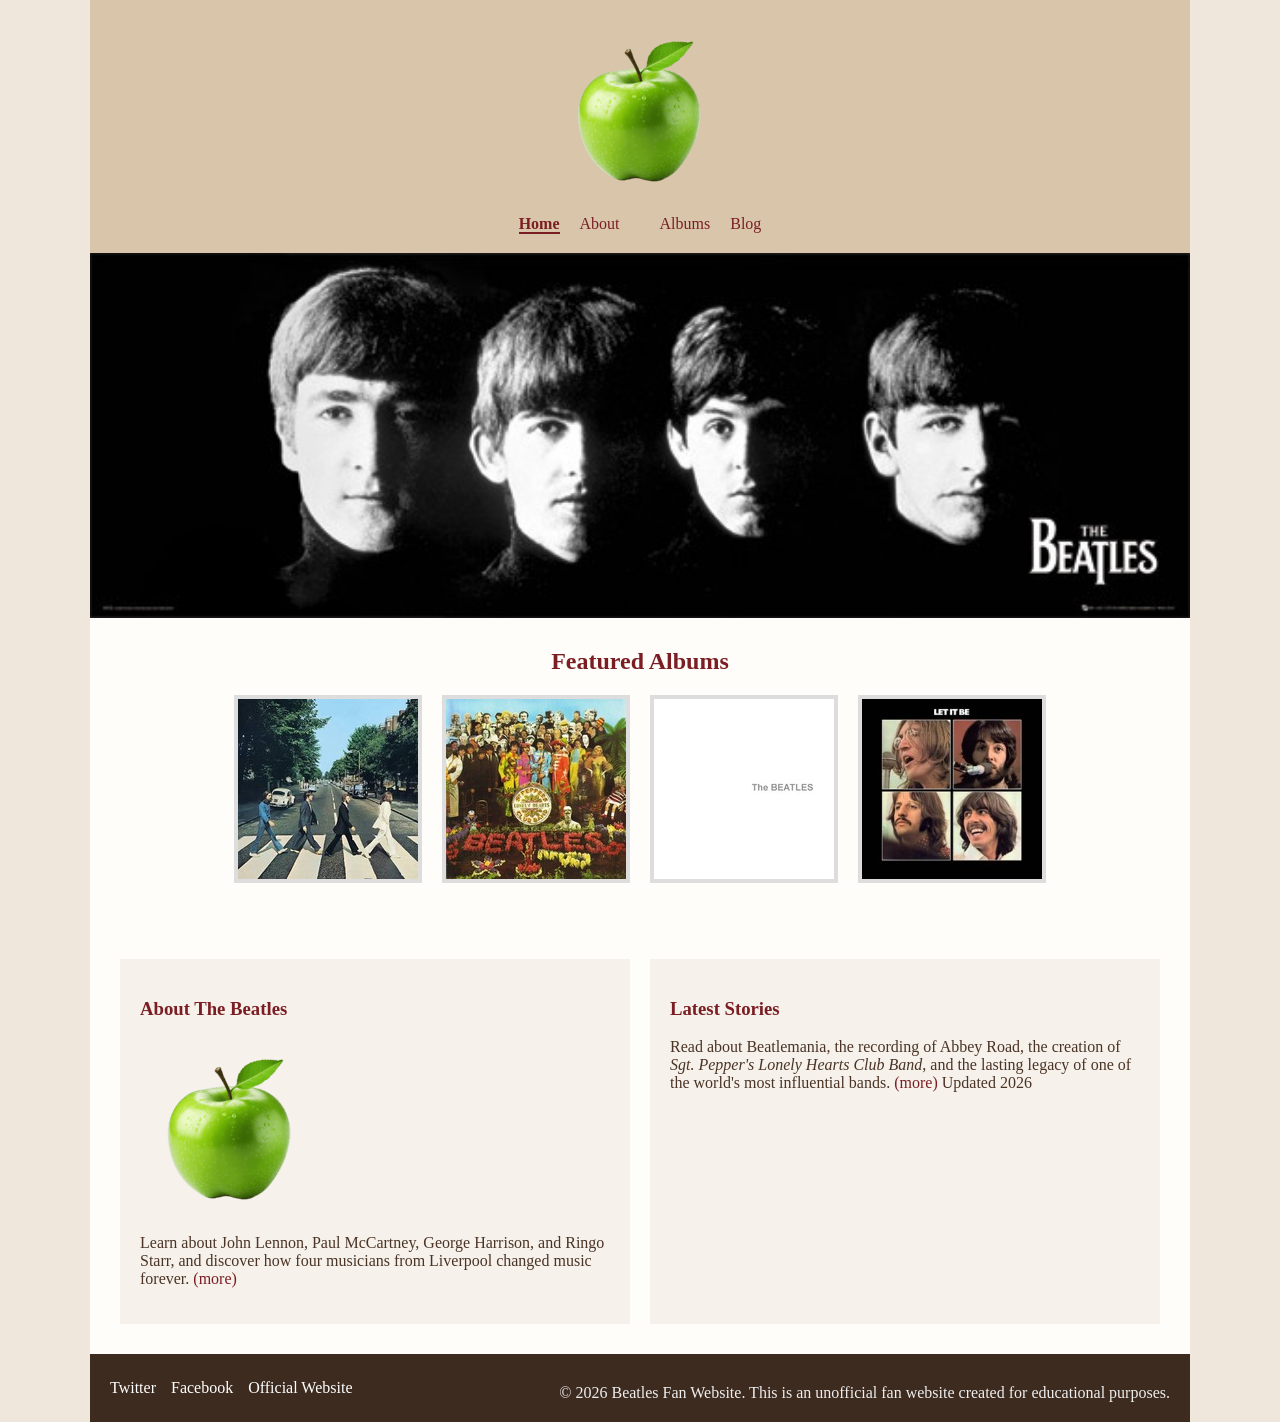
<file: index.html>
<!DOCTYPE HTML>
<html lang="en">
<head>
    <meta charset="UTF-8">
    <meta name="viewport" content="width=device-width, initial-scale=1.0">
    <title>The Beatles | Fan Website</title>

    <link rel="stylesheet" href="css/style.css" type="text/css">
</head>
<body>

<div id="page">

    <div id="header">

        <a href="index.html" class="logo">
            <img src="images/logo.png" alt="The Beatles Logo">
        </a>

        <div class="navigation">

            <ul class="primary">
                <li class="selected">
                    <a href="index.html">Home</a>
                </li>

                <li>
                    <a href="about.html">About</a>
                </li>
            </ul>

            <ul class="secondary">
                <li>
                    <a href="Albums.html">Albums</a>
                </li>

                <li>
                    <a href="blog.html">Blog</a>
                </li>
            </ul>

        </div>

    </div>

    <div id="body">

        <div class="header">
            <img src="images/beatles-banner.jpg" alt="The Beatles Banner">
        </div>

        <div class="body">

            <h2>
                <a href="Albums.html">Featured Albums</a>
            </h2>

            <ul>

                <li>
                    <a href="https://open.spotify.com/album/0PT5m6hwPRrpBwIHVnvbFX"
                       target="_blank"
                       rel="noopener noreferrer">
                        <img src="images/abbey-road.jpg" alt="Abbey Road">
                    </a>
                </li>

                <li>
                    <a href="https://open.spotify.com/album/6QaVfG1pHYl1z15ZxkvVDW"
                       target="_blank"
                       rel="noopener noreferrer">
                        <img src="images/sgt-pepper.jpg" alt="Sgt. Pepper's Lonely Hearts Club Band">
                    </a>
                </li>

                <li>
                    <a href="https://open.spotify.com/album/1klALx0u4AavZNEvC4LrTL"
                       target="_blank"
                       rel="noopener noreferrer">
                        <img src="images/white-album.jpg" alt="The Beatles (White Album)">
                    </a>
                </li>

                <li>
                    <a href="https://open.spotify.com/album/1BdxbYp1FaNejpDgtDo25V"
                       target="_blank"
                       rel="noopener noreferrer">
                        <img src="images/let-it-be.jpg" alt="Let It Be">
                    </a>
                </li>

            </ul>

        </div>

        <div class="footer">

            <div>

                <h3>
                    <a href="about.html">About The Beatles</a>
                </h3>

                <img src="images/logo.png" alt="The Beatles">

                <p>
                    Learn about John Lennon, Paul McCartney,
                    George Harrison, and Ringo Starr, and discover
                    how four musicians from Liverpool changed music forever.
                    <a href="about.html" class="more">(more)</a>
                </p>

            </div>

            <div>

                <h3>
                    <a href="blog.html">Latest Stories</a>
                </h3>

                <p>
                    Read about Beatlemania, the recording of Abbey Road,
                    the creation of <em>Sgt. Pepper's Lonely Hearts Club Band</em>,
                    and the lasting legacy of one of the world's most influential bands.
                    <a href="blog.html" class="more">(more)</a>
                    <span>Updated 2026</span>
                </p>

            </div>

        </div>

    </div>

    <div id="footer">

        <ul>

            <li class="twitter">
                <a href="https://twitter.com/thebeatles"
                   target="_blank"
                   rel="noopener noreferrer">
                    Twitter
                </a>
            </li>

            <li class="facebook">
                <a href="https://www.facebook.com/thebeatles"
                   target="_blank"
                   rel="noopener noreferrer">
                    Facebook
                </a>
            </li>

            <li class="googleplus">
                <a href="https://www.thebeatles.com/"
                   target="_blank"
                   rel="noopener noreferrer">
                    Official Website
                </a>
            </li>

        </ul>

        <p>
            &copy; 2026 Beatles Fan Website. This is an unofficial fan website created for educational purposes.
        </p>

    </div>

</div>

</body>
</html>
</file>
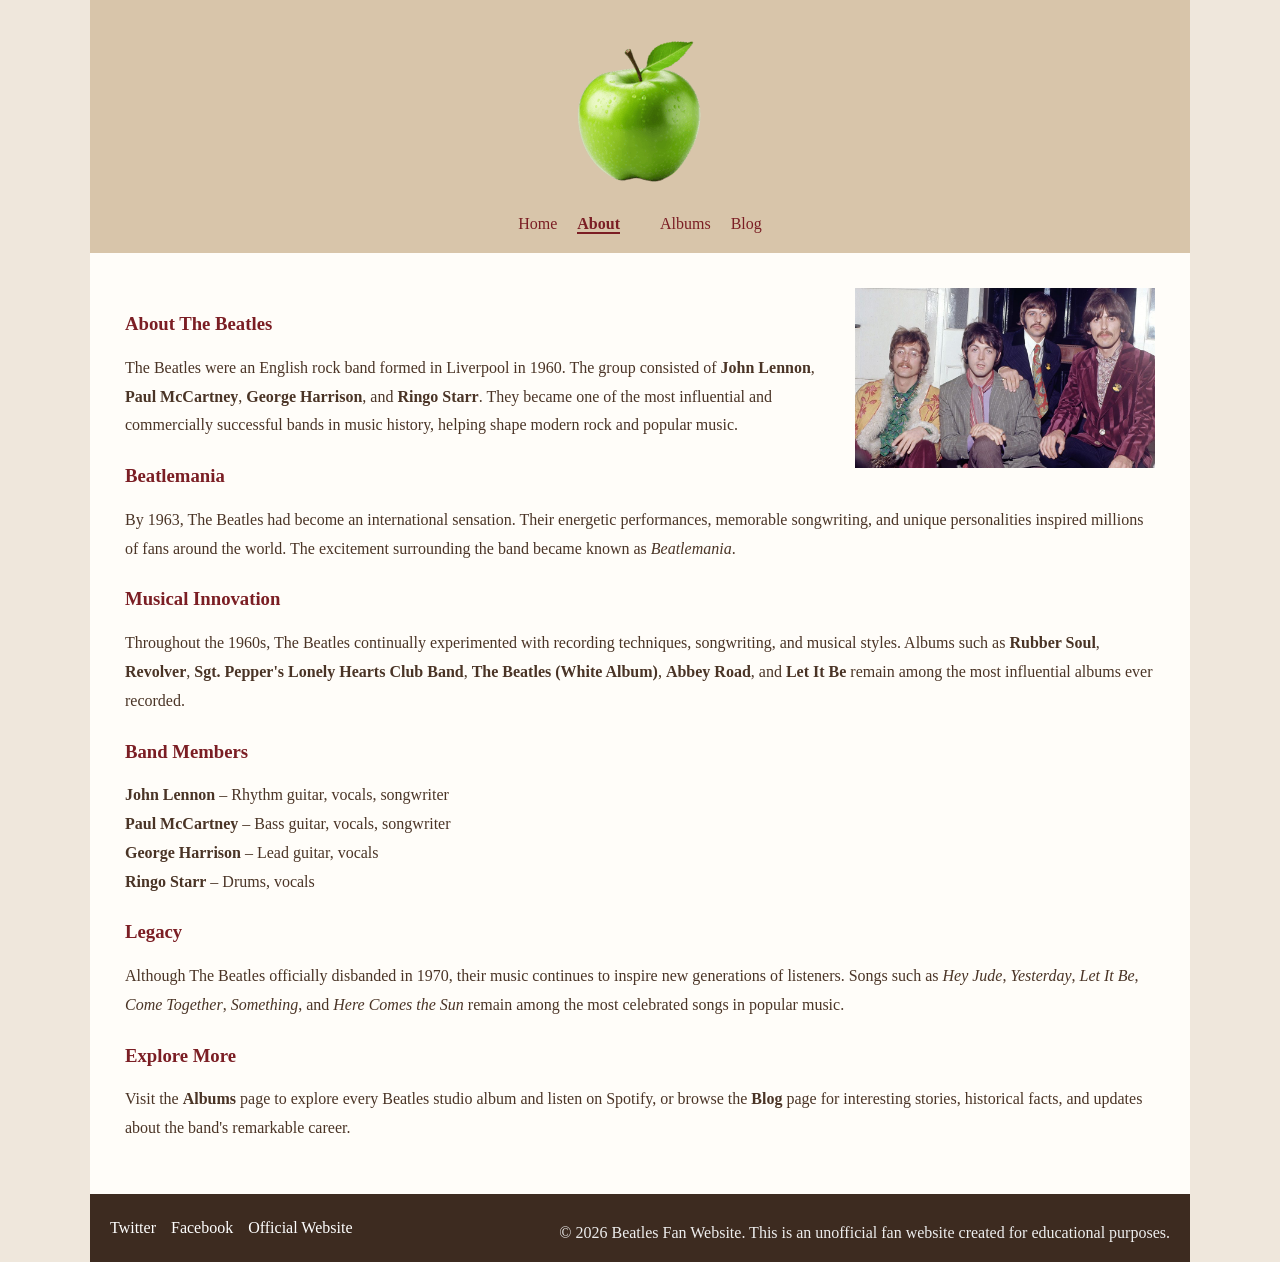
<file: about.html>
<!DOCTYPE html>
<html lang="en">

<head>
    <meta charset="UTF-8">
    <meta name="viewport" content="width=device-width, initial-scale=1.0">
    <title>About | The Beatles Fan Website</title>

    <link rel="stylesheet" href="css/style.css" type="text/css">
</head>

<body>

<div id="page">

    <div id="header">

        <a href="index.html" class="logo">
            <img src="images/logo.png" alt="The Beatles Logo">
        </a>

        <div class="navigation">

            <ul class="primary">
                <li>
                    <a href="index.html">Home</a>
                </li>

                <li class="selected">
                    <a href="about.html">About</a>
                </li>
            </ul>

            <ul class="secondary">
                <li>
                    <a href="Albums.html">Albums</a>
                </li>

                <li>
                    <a href="blog.html">Blog</a>
                </li>
            </ul>

        </div>

    </div>

    <div id="body">

        <div class="content">

            <div class="aside">
                <img src="images/beatles-band.jpg" alt="The Beatles Band">
            </div>

            <h3>About The Beatles</h3>

            <p>
                The Beatles were an English rock band formed in Liverpool in 1960.
                The group consisted of <strong>John Lennon</strong>,
                <strong>Paul McCartney</strong>,
                <strong>George Harrison</strong>, and
                <strong>Ringo Starr</strong>.
                They became one of the most influential and commercially successful
                bands in music history, helping shape modern rock and popular music.
            </p>

            <h3>Beatlemania</h3>

            <p>
                By 1963, The Beatles had become an international sensation.
                Their energetic performances, memorable songwriting, and unique
                personalities inspired millions of fans around the world.
                The excitement surrounding the band became known as
                <em>Beatlemania</em>.
            </p>

            <h3>Musical Innovation</h3>

            <p>
                Throughout the 1960s, The Beatles continually experimented with
                recording techniques, songwriting, and musical styles.
                Albums such as <strong>Rubber Soul</strong>,
                <strong>Revolver</strong>,
                <strong>Sgt. Pepper's Lonely Hearts Club Band</strong>,
                <strong>The Beatles (White Album)</strong>,
                <strong>Abbey Road</strong>, and
                <strong>Let It Be</strong> remain among the most influential albums
                ever recorded.
            </p>

            <h3>Band Members</h3>

            <p>
                <strong>John Lennon</strong> – Rhythm guitar, vocals, songwriter<br>
                <strong>Paul McCartney</strong> – Bass guitar, vocals, songwriter<br>
                <strong>George Harrison</strong> – Lead guitar, vocals<br>
                <strong>Ringo Starr</strong> – Drums, vocals
            </p>

            <h3>Legacy</h3>

            <p>
                Although The Beatles officially disbanded in 1970, their music
                continues to inspire new generations of listeners.
                Songs such as <em>Hey Jude</em>,
                <em>Yesterday</em>,
                <em>Let It Be</em>,
                <em>Come Together</em>,
                <em>Something</em>, and
                <em>Here Comes the Sun</em> remain among the most celebrated songs
                in popular music.
            </p>

            <h3>Explore More</h3>

            <p>
                Visit the <strong>Albums</strong> page to explore every Beatles
                studio album and listen on Spotify, or browse the
                <strong>Blog</strong> page for interesting stories, historical facts,
                and updates about the band's remarkable career.
            </p>

        </div>

    </div>

    <div id="footer">

        <ul>

            <li class="twitter">
                <a href="https://twitter.com/thebeatles"
                   target="_blank"
                   rel="noopener noreferrer">
                    Twitter
                </a>
            </li>

            <li class="facebook">
                <a href="https://www.facebook.com/thebeatles"
                   target="_blank"
                   rel="noopener noreferrer">
                    Facebook
                </a>
            </li>

            <li class="googleplus">
                <a href="https://www.thebeatles.com/"
                   target="_blank"
                   rel="noopener noreferrer">
                    Official Website
                </a>
            </li>

        </ul>

        <p>
            &copy; 2026 Beatles Fan Website. This is an unofficial fan website created for educational purposes.
        </p>

    </div>

</div>

</body>
</html>
</file>
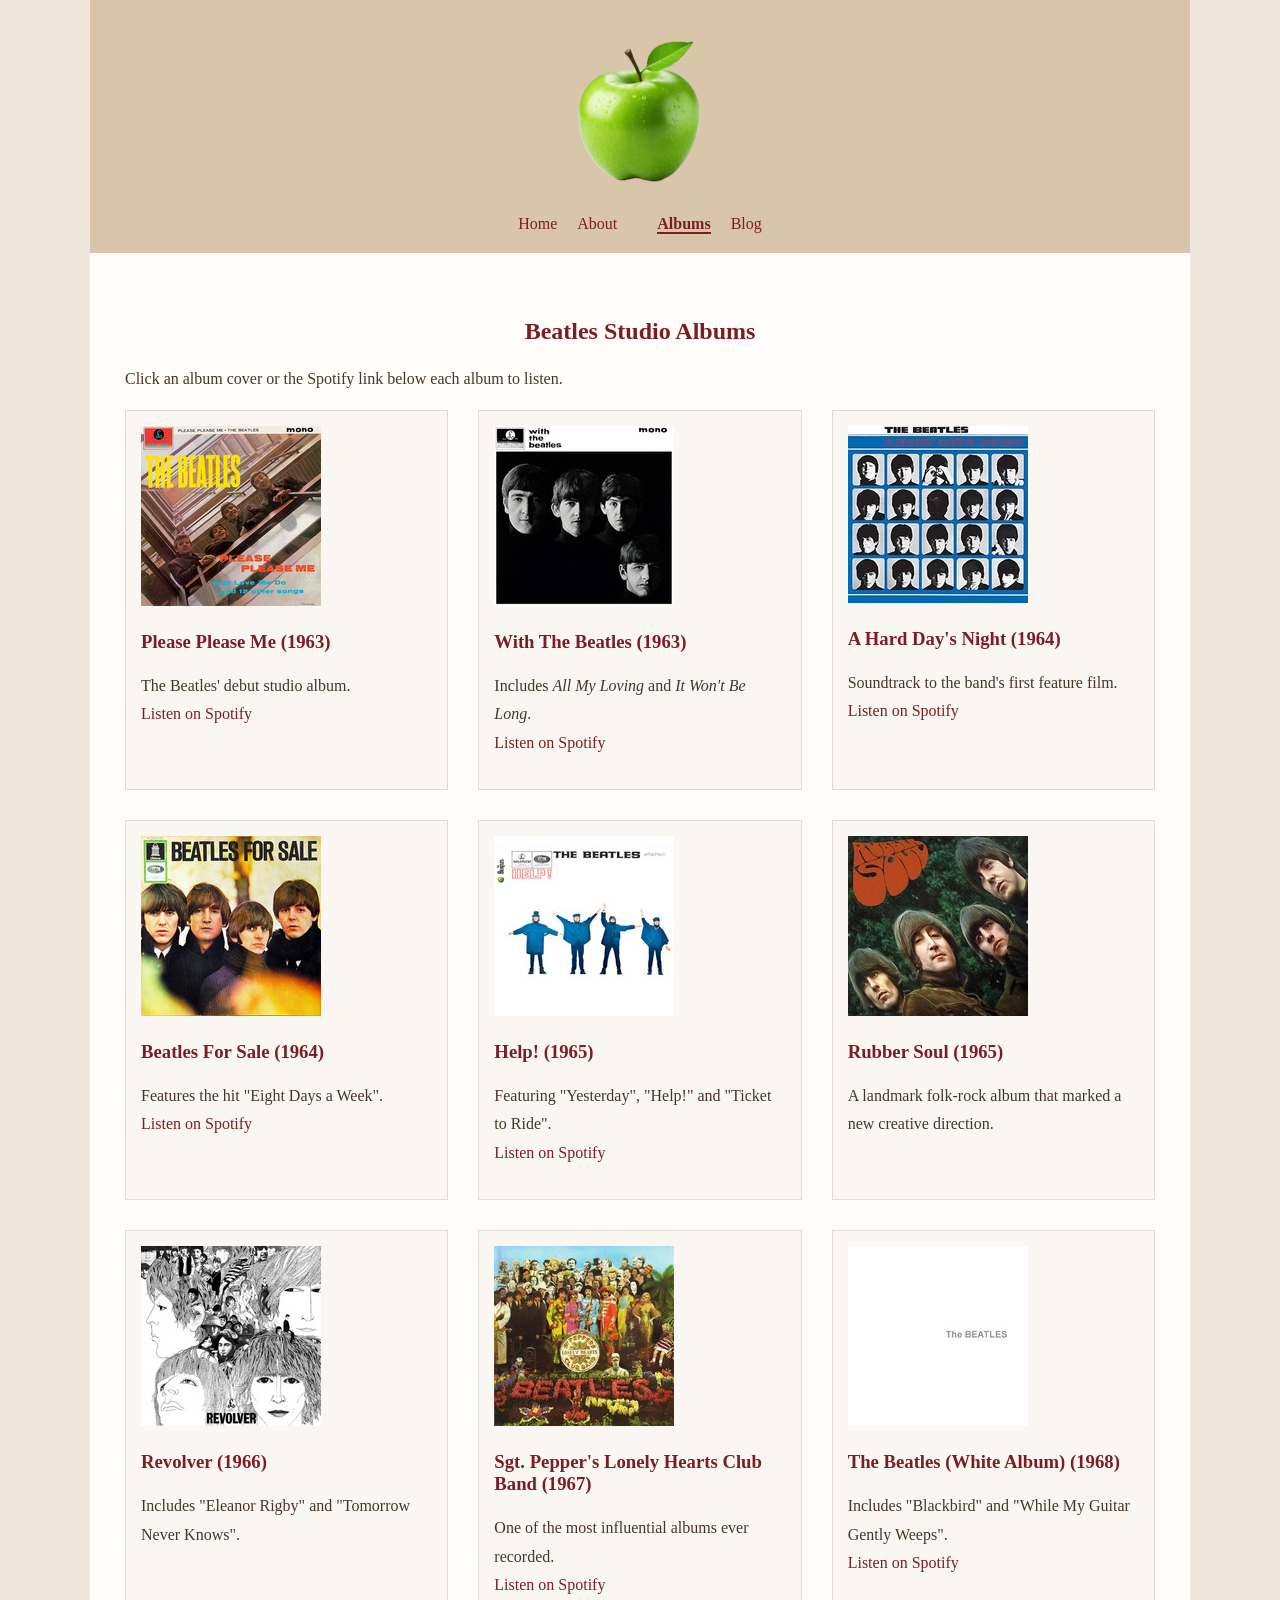
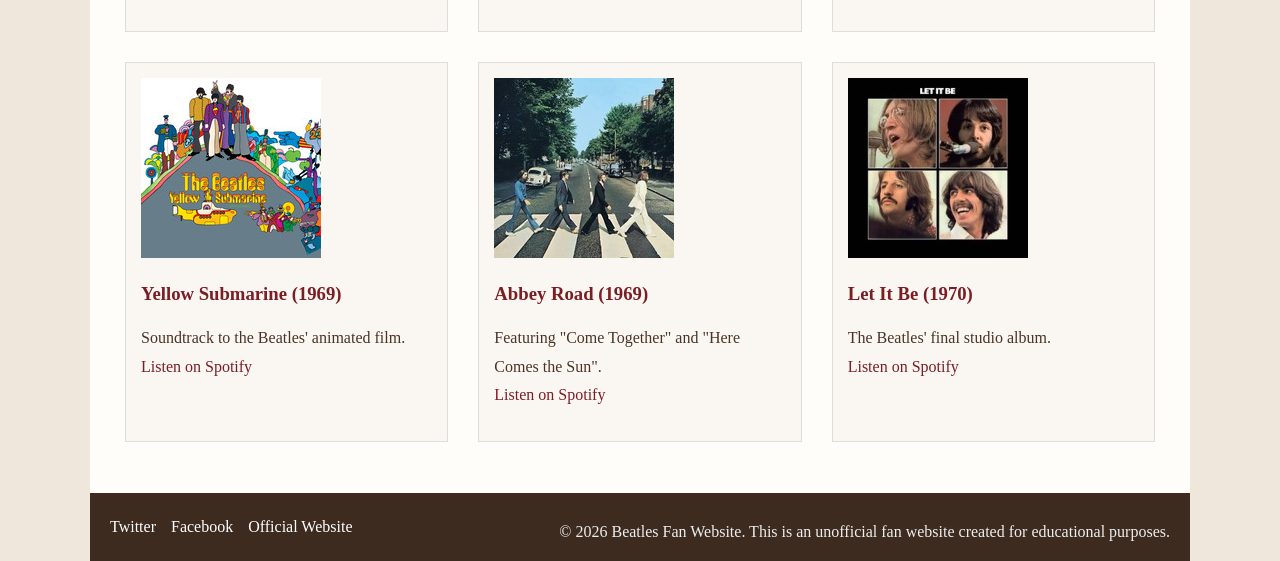
<file: Albums.html>
<!DOCTYPE html>
<html lang="en">

<head>
    <meta charset="UTF-8">
    <meta name="viewport" content="width=device-width, initial-scale=1.0">
    <title>Albums | The Beatles Fan Website</title>

    <link rel="stylesheet" href="css/style.css" type="text/css">
</head>

<body>

<div id="page">

    <div id="header">

        <a href="index.html" class="logo">
            <img src="images/logo.png" alt="The Beatles Logo">
        </a>

        <div class="navigation">

            <ul class="primary">
                <li>
                    <a href="index.html">Home</a>
                </li>

                <li>
                    <a href="about.html">About</a>
                </li>
            </ul>

            <ul class="secondary">
                <li class="selected">
                    <a href="Albums.html">Albums</a>
                </li>

                <li>
                    <a href="blog.html">Blog</a>
                </li>
            </ul>

        </div>

    </div>

    <div id="body">

        <div class="content">

            <h2>Beatles Studio Albums</h2>

            <p>
                Click an album cover or the Spotify link below each album to listen.
            </p>

            <ul class="article">

                <li>
                    <a href="https://open.spotify.com/album/3PRoXYsngSwjEQWR5PsHWR"
                        target="_blank" rel="noopener noreferrer">
                        <img src="images/please-please-me.jpg" alt="Please Please Me">
                    </a>

                    <h3>Please Please Me (1963)</h3>

                    <p>
                        The Beatles' debut studio album.<br>
                        <a href="https://open.spotify.com/album/3PRoXYsngSwjEQWR5PsHWR"
                            target="_blank" rel="noopener noreferrer">
                            Listen on Spotify
                        </a>
                    </p>
                </li>

                <li>
                    <a href="https://open.spotify.com/album/1aYdiJk6XKeHWGO3FzHHTr"
                        target="_blank" rel="noopener noreferrer">
                        <img src="images/with-the-beatles.jpg" alt="With The Beatles">
                    </a>

                    <h3>With The Beatles (1963)</h3>

                    <p>
                        Includes <em>All My Loving</em> and <em>It Won't Be Long</em>.<br>
                        <a href="https://open.spotify.com/album/1aYdiJk6XKeHWGO3FzHHTr"
                            target="_blank" rel="noopener noreferrer">
                            Listen on Spotify
                        </a>
                    </p>
                </li>

                <li>
                    <a href="https://open.spotify.com/album/6wCttLq0ADzkPgtRnUihLV"
                        target="_blank" rel="noopener noreferrer">
                        <img src="images/hard-days-night.jpg" alt="A Hard Day's Night">
                    </a>

                    <h3>A Hard Day's Night (1964)</h3>

                    <p>
                        Soundtrack to the band's first feature film.<br>
                        <a href="https://open.spotify.com/album/6wCttLq0ADzkPgtRnUihLV"
                            target="_blank" rel="noopener noreferrer">
                            Listen on Spotify
                        </a>
                    </p>
                </li>

                <li>
                    <a href="https://open.spotify.com/album/7BgGBZndAvDlKOcwe5rscZ"
                        target="_blank" rel="noopener noreferrer">
                        <img src="images/beatles-for-sale.jpg" alt="Beatles For Sale">
                    </a>

                    <h3>Beatles For Sale (1964)</h3>

                    <p>
                        Features the hit "Eight Days a Week".<br>
                        <a href="https://open.spotify.com/album/7BgGBZndAvDlKOcwe5rscZ"
                            target="_blank" rel="noopener noreferrer">
                            Listen on Spotify
                        </a>
                    </p>
                </li>

                <li>
                    <a href="https://open.spotify.com/album/50o7kf2wLwVmOTVYJOTplm"
                        target="_blank" rel="noopener noreferrer">
                        <img src="images/help.jpg" alt="Help!">
                    </a>

                    <h3>Help! (1965)</h3>

                    <p>
                        Featuring "Yesterday", "Help!" and "Ticket to Ride".<br>
                        <a href="https://open.spotify.com/album/50o7kf2wLwVmOTVYJOTplm"
                            target="_blank" rel="noopener noreferrer">
                            Listen on Spotify
                        </a>
                    </p>
                </li>

                <li>
                    <a href="https://open.spotify.com/album/50o7kf2wLwVmOTVYJOTplm"
                        target="_blank" rel="noopener noreferrer">
                        <img src="images/rubber-soul.jpg" alt="Rubber Soul">
                    </a>

                    <h3>Rubber Soul (1965)</h3>

                    <p>
                        A landmark folk-rock album that marked a new creative direction.
                    </p>
                </li>

                <li>
                    <a href="https://open.spotify.com/album/3OdI6e43crvyAHhaqpxSyz"
                        target="_blank" rel="noopener noreferrer">
                        <img src="images/revolver.jpg" alt="Revolver">
                    </a>

                    <h3>Revolver (1966)</h3>

                    <p>
                        Includes "Eleanor Rigby" and "Tomorrow Never Knows".
                    </p>
                </li>

                <li>
                    <a href="https://open.spotify.com/album/0PYyrqs9NXtxPhf0CZkq2L"
                        target="_blank" rel="noopener noreferrer">
                        <img src="images/sgt-pepper.jpg" alt="Sgt. Pepper's Lonely Hearts Club Band">
                    </a>

                    <h3>Sgt. Pepper's Lonely Hearts Club Band (1967)</h3>

                    <p>
                        One of the most influential albums ever recorded.<br>
                        <a href="https://open.spotify.com/album/6QaVfG1pHYl1z15ZxkvVDW"
                            target="_blank" rel="noopener noreferrer">
                            Listen on Spotify
                        </a>
                    </p>
                </li>

                <li>
                    <a href="https://open.spotify.com/album/1klALx0u4AavZNEvC4LrTL"
                        target="_blank" rel="noopener noreferrer">
                        <img src="images/white-album.jpg" alt="The Beatles White Album">
                    </a>

                    <h3>The Beatles (White Album) (1968)</h3>

                    <p>
                        Includes "Blackbird" and "While My Guitar Gently Weeps".<br>
                        <a href="https://open.spotify.com/album/1klALx0u4AavZNEvC4LrTL"
                            target="_blank" rel="noopener noreferrer">
                            Listen on Spotify
                        </a>
                    </p>
                </li>

                <li>
                    <a href="https://open.spotify.com/album/0XRZpF083HqgygM0v1hQyE"
                        target="_blank" rel="noopener noreferrer">
                        <img src="images/yellow-submarine.jpg" alt="Yellow Submarine">
                    </a>

                    <h3>Yellow Submarine (1969)</h3>

                    <p>
                        Soundtrack to the Beatles' animated film.<br>
                        <a href="https://open.spotify.com/album/0XRZpF083HqgygM0v1hQyE"
                            target="_blank" rel="noopener noreferrer">
                            Listen on Spotify
                        </a>
                    </p>
                </li>

                <li>
                    <a href="https://open.spotify.com/album/0PT5m6hwPRrpBwIHVnvbFX"
                        target="_blank" rel="noopener noreferrer">
                        <img src="images/abbey-road.jpg" alt="Abbey Road">
                    </a>

                    <h3>Abbey Road (1969)</h3>

                    <p>
                        Featuring "Come Together" and "Here Comes the Sun".<br>
                        <a href="https://open.spotify.com/album/0PT5m6hwPRrpBwIHVnvbFX"
                            target="_blank" rel="noopener noreferrer">
                            Listen on Spotify
                        </a>
                    </p>
                </li>

                <li>
                    <a href="https://open.spotify.com/album/1BdxbYp1FaNejpDgtDo25V"
                        target="_blank" rel="noopener noreferrer">
                        <img src="images/let-it-be.jpg" alt="Let It Be">
                    </a>

                    <h3>Let It Be (1970)</h3>

                    <p>
                        The Beatles' final studio album.<br>
                        <a href="https://open.spotify.com/album/1BdxbYp1FaNejpDgtDo25V"
                            target="_blank" rel="noopener noreferrer">
                            Listen on Spotify
                        </a>
                    </p>
                </li>

            </ul>

        </div>

    </div>

    <div id="footer">

        <ul>

            <li class="twitter">
                <a href="https://twitter.com/thebeatles"
                    target="_blank"
                    rel="noopener noreferrer">
                    Twitter
                </a>
            </li>

            <li class="facebook">
                <a href="https://www.facebook.com/thebeatles"
                    target="_blank"
                    rel="noopener noreferrer">
                    Facebook
                </a>
            </li>

            <li class="googleplus">
                <a href="https://www.thebeatles.com/"
                    target="_blank"
                    rel="noopener noreferrer">
                    Official Website
                </a>
            </li>

        </ul>

        <p>
            &copy; 2026 Beatles Fan Website. This is an unofficial fan website created for educational purposes.
        </p>

    </div>

</div>

</body>
</html>
</file>
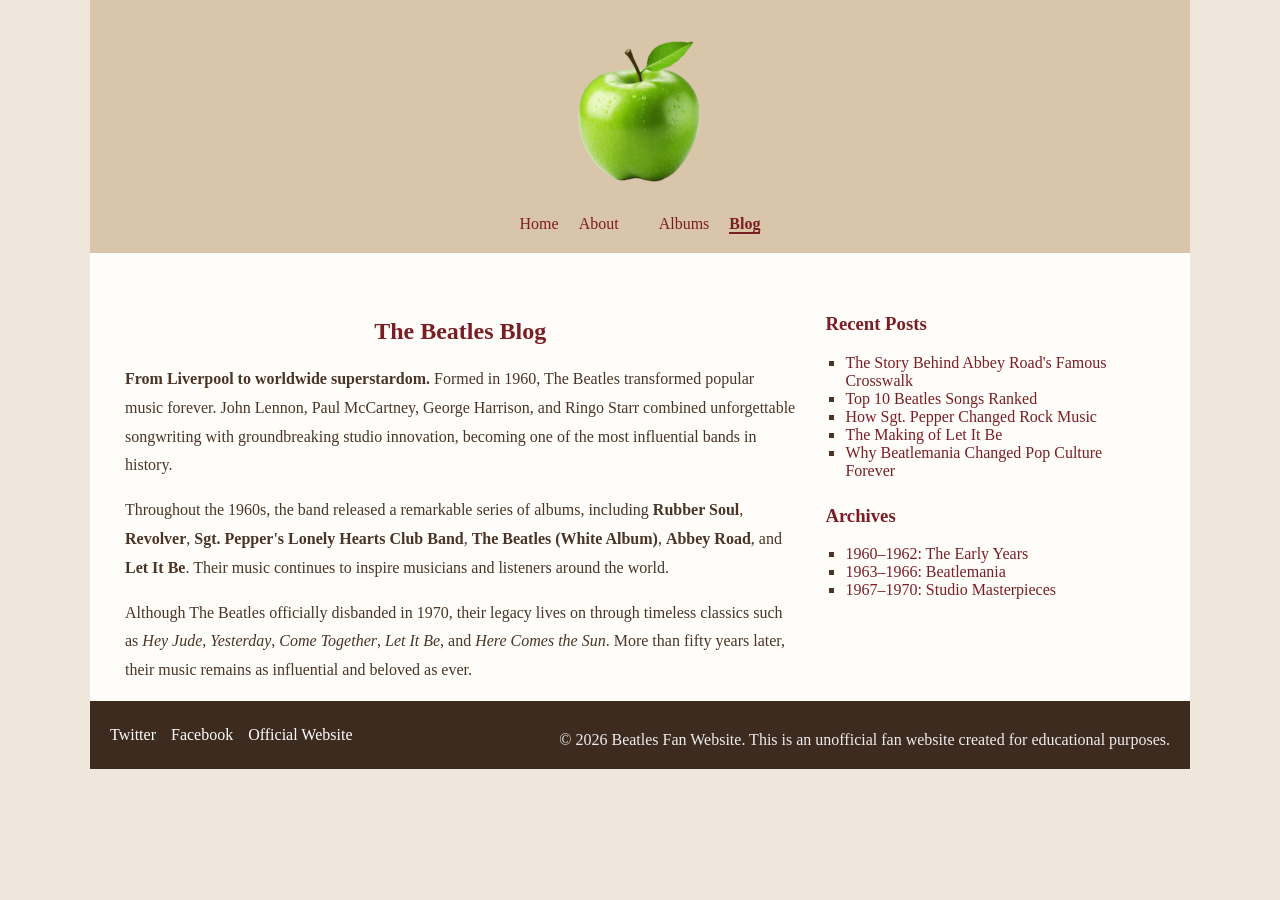
<file: blog.html>
<!DOCTYPE html>
<html lang="en">

<head>
    <meta charset="UTF-8">
    <meta name="viewport" content="width=device-width, initial-scale=1.0">
    <title>Blog | The Beatles Fan Website</title>

    <link rel="stylesheet" href="css/style.css" type="text/css">
</head>

<body>

<div id="page">

    <div id="header">

        <a href="index.html" class="logo">
            <img src="images/logo.png" alt="The Beatles Logo">
        </a>

        <div class="navigation">

            <ul class="primary">
                <li>
                    <a href="index.html">Home</a>
                </li>

                <li>
                    <a href="about.html">About</a>
                </li>
            </ul>

            <ul class="secondary">
                <li>
                    <a href="Albums.html">Albums</a>
                </li>

                <li class="selected">
                    <a href="blog.html">Blog</a>
                </li>
            </ul>

        </div>

    </div>

    <div id="body">

        <div class="content">

            <div class="section">

                <h2>The Beatles Blog</h2>

                <p>
                    <strong>From Liverpool to worldwide superstardom.</strong>
                    Formed in 1960, The Beatles transformed popular music forever.
                    John Lennon, Paul McCartney, George Harrison, and Ringo Starr
                    combined unforgettable songwriting with groundbreaking studio
                    innovation, becoming one of the most influential bands in history.
                </p>

                <p>
                    Throughout the 1960s, the band released a remarkable series of
                    albums, including <strong>Rubber Soul</strong>,
                    <strong>Revolver</strong>,
                    <strong>Sgt. Pepper's Lonely Hearts Club Band</strong>,
                    <strong>The Beatles (White Album)</strong>,
                    <strong>Abbey Road</strong>, and
                    <strong>Let It Be</strong>. Their music continues to inspire
                    musicians and listeners around the world.
                </p>

                <p>
                    Although The Beatles officially disbanded in 1970, their legacy
                    lives on through timeless classics such as
                    <em>Hey Jude</em>,
                    <em>Yesterday</em>,
                    <em>Come Together</em>,
                    <em>Let It Be</em>, and
                    <em>Here Comes the Sun</em>.
                    More than fifty years later, their music remains as influential
                    and beloved as ever.
                </p>

            </div>

            <div class="sidebar">

                <h3>Recent Posts</h3>

                <ul>
                    <li><a href="#">The Story Behind Abbey Road's Famous Crosswalk</a></li>
                    <li><a href="#">Top 10 Beatles Songs Ranked</a></li>
                    <li><a href="#">How Sgt. Pepper Changed Rock Music</a></li>
                    <li><a href="#">The Making of Let It Be</a></li>
                    <li><a href="#">Why Beatlemania Changed Pop Culture Forever</a></li>
                </ul>

                <h3>Archives</h3>

                <ul>
                    <li><a href="#">1960–1962: The Early Years</a></li>
                    <li><a href="#">1963–1966: Beatlemania</a></li>
                    <li><a href="#">1967–1970: Studio Masterpieces</a></li>
                </ul>

            </div>

        </div>

    </div>

    <div id="footer">

        <ul>

            <li class="twitter">
                <a href="https://twitter.com/thebeatles"
                   target="_blank"
                   rel="noopener noreferrer">
                    Twitter
                </a>
            </li>

            <li class="facebook">
                <a href="https://www.facebook.com/thebeatles"
                   target="_blank"
                   rel="noopener noreferrer">
                    Facebook
                </a>
            </li>

            <li class="googleplus">
                <a href="https://www.thebeatles.com/"
                   target="_blank"
                   rel="noopener noreferrer">
                    Official Website
                </a>
            </li>

        </ul>

        <p>
            &copy; 2026 Beatles Fan Website. This is an unofficial fan website created for educational purposes.
        </p>

    </div>

</div>

</body>
</html>
</file>
<file: css/style.css>
/* Modernized Beatles Fan Website CSS */

*{box-sizing:border-box}
body{
    margin:0;
    font-family:Georgia,serif;
    background:#efe7dc;
    color:#4a3426;
}
img{max-width:100%;height:auto;display:block}
a{color:#7b1e24;text-decoration:none}
a:hover{text-decoration:underline}
#page{max-width:1100px;margin:0 auto;background:#fffdf9}
#header{
    background:#d8c5aa;
    padding:20px;
    text-align:center;
}
.logo img{max-width:180px;margin:auto}
.navigation{
    display:flex;
    justify-content:center;
    gap:40px;
    flex-wrap:wrap;
    margin-top:15px;
}
.navigation ul{
    list-style:none;
    display:flex;
    gap:20px;
    padding:0;
    margin:0;
}
.navigation li.selected a{
    font-weight:bold;
    border-bottom:2px solid #7b1e24;
}
#body .header img{
    width:100%;
}
.body h2,
.content h2{
    text-align:center;
    color:#7b1e24;
    margin:30px 0 20px;
}
.body ul{
    display:flex;
    justify-content:center;
    gap:20px;
    flex-wrap:wrap;
    list-style:none;
    padding:0 20px 30px;
}
.body li img{
    border:4px solid #ddd;
    transition:.3s;
}
.body li img:hover,
.article img:hover{
    transform:scale(1.03);
}
.footer{
    display:flex;
    gap:20px;
    padding:30px;
    flex-wrap:wrap;
}
.footer>div{
    flex:1 1 300px;
    background:#f6f1ea;
    padding:20px;
}
.content{
    padding:35px;
}
.content h3{
    color:#7b1e24;
    margin-top:25px;
}
.content p{
    line-height:1.8;
}
.aside{
    float:right;
    margin-left:25px;
    max-width:300px;
}
.article{
    list-style:none;
    display:grid;
    grid-template-columns:repeat(auto-fit,minmax(320px,1fr));
    gap:30px;
    padding:0;
}
.article li{
    border:1px solid #ddd;
    padding:15px;
    background:#faf7f3;
}
.article li>a{
    display:block;
    text-align:center;
}
.section{
    width:68%;
    float:left;
    padding-right:30px;
}
.sidebar{
    width:32%;
    float:left;
}
.sidebar ul{
    list-style:square;
    padding-left:20px;
}
#footer{
    clear:both;
    background:#3d2b20;
    color:#eee;
    display:flex;
    justify-content:space-between;
    align-items:center;
    flex-wrap:wrap;
    padding:20px;
}
#footer ul{
    list-style:none;
    display:flex;
    gap:15px;
    padding:0;
    margin:0;
}
#footer a{
    color:#fff;
}
#footer p{
    margin:10px 0 0;
}
@media (max-width:768px){
    .aside,.section,.sidebar{
        float:none;
        width:100%;
        max-width:100%;
        margin:0;
        padding:0;
    }
    .footer{
        flex-direction:column;
    }
    .navigation{
        flex-direction:column;
        gap:10px;
    }
    #footer{
        flex-direction:column;
        text-align:center;
    }
}
</file>
